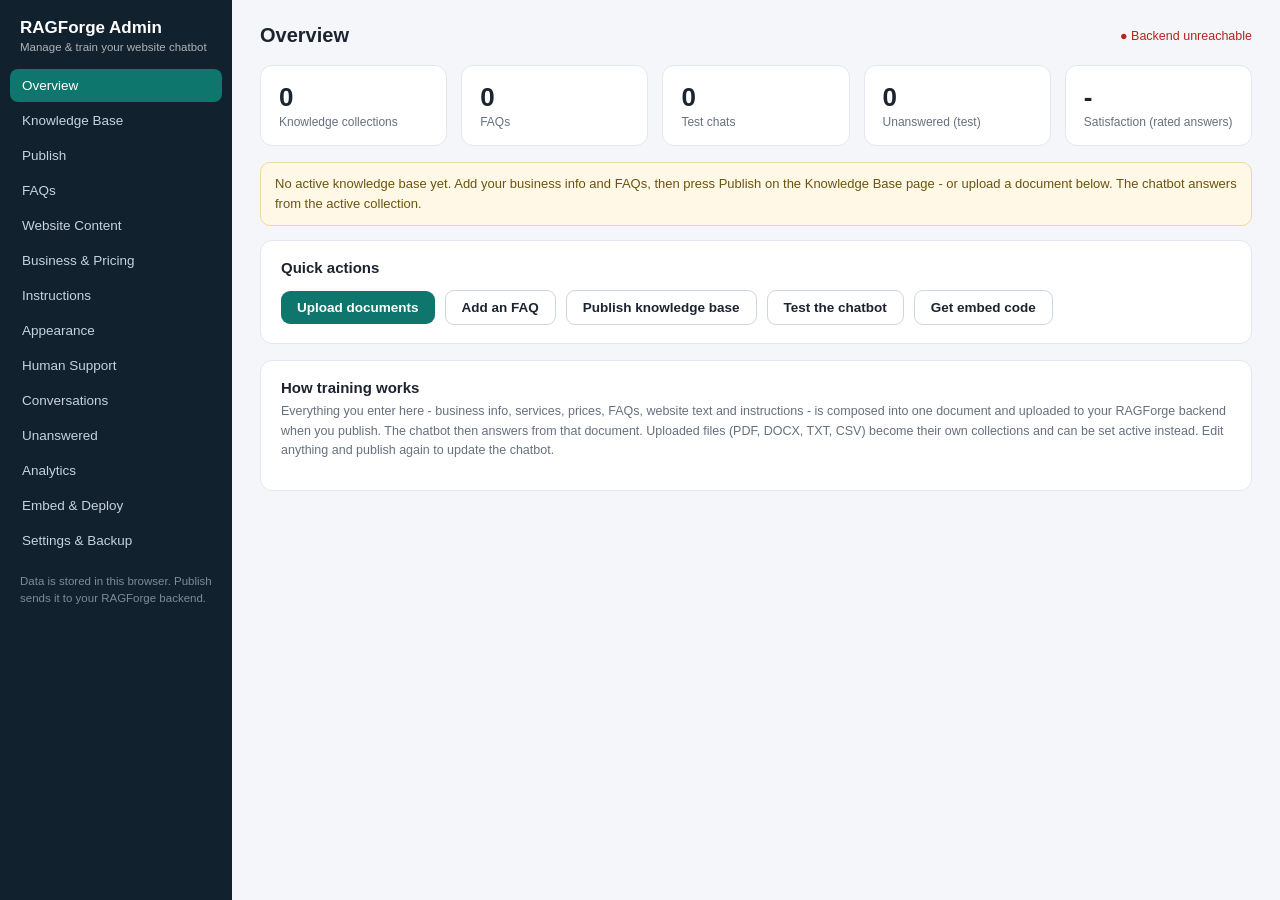
<file: frontend/admin.html>
<!DOCTYPE html>
<html lang="en">
<head>
<meta charset="UTF-8">
<meta name="viewport" content="width=device-width, initial-scale=1.0">
<title>RAGForge Chatbot Admin</title>
<link rel="stylesheet" href="admin.css">
</head>
<body>
<div class="layout">
  <aside class="sidebar">
    <div class="logo">
      <h1>RAGForge Admin</h1>
      <p>Manage &amp; train your website chatbot</p>
    </div>
    <nav class="nav">
<button data-nav="overview">Overview</button>
<button data-nav="kb">Knowledge Base</button>
<button data-nav="publish">Publish</button>
<button data-nav="faqs">FAQs</button>
<button data-nav="urls">Website Content</button>
<button data-nav="business">Business & Pricing</button>
<button data-nav="instructions">Instructions</button>
<button data-nav="appearance">Appearance</button>
<button data-nav="support">Human Support</button>
<button data-nav="chat">Conversations</button>
<button data-nav="unanswered">Unanswered <span class="badge" id="unansweredBadge" style="display:none">0</span></button>
<button data-nav="analytics">Analytics</button>
<button data-nav="embed">Embed & Deploy</button>
<button data-nav="settings">Settings & Backup</button>
    </nav>
    <div class="side-foot">Data is stored in this browser. Publish sends it to your RAGForge backend.</div>
  </aside>
  <main class="main">
    <div class="topbar">
      <h2 id="pageTitle">Overview</h2>
      <span class="status-dot" id="backendStatus">● Checking backend...</span>
    </div>
    <div id="pageRoot"></div>
  </main>
</div>
<script src="admin.js" defer></script>
</body>
</html>
</file>
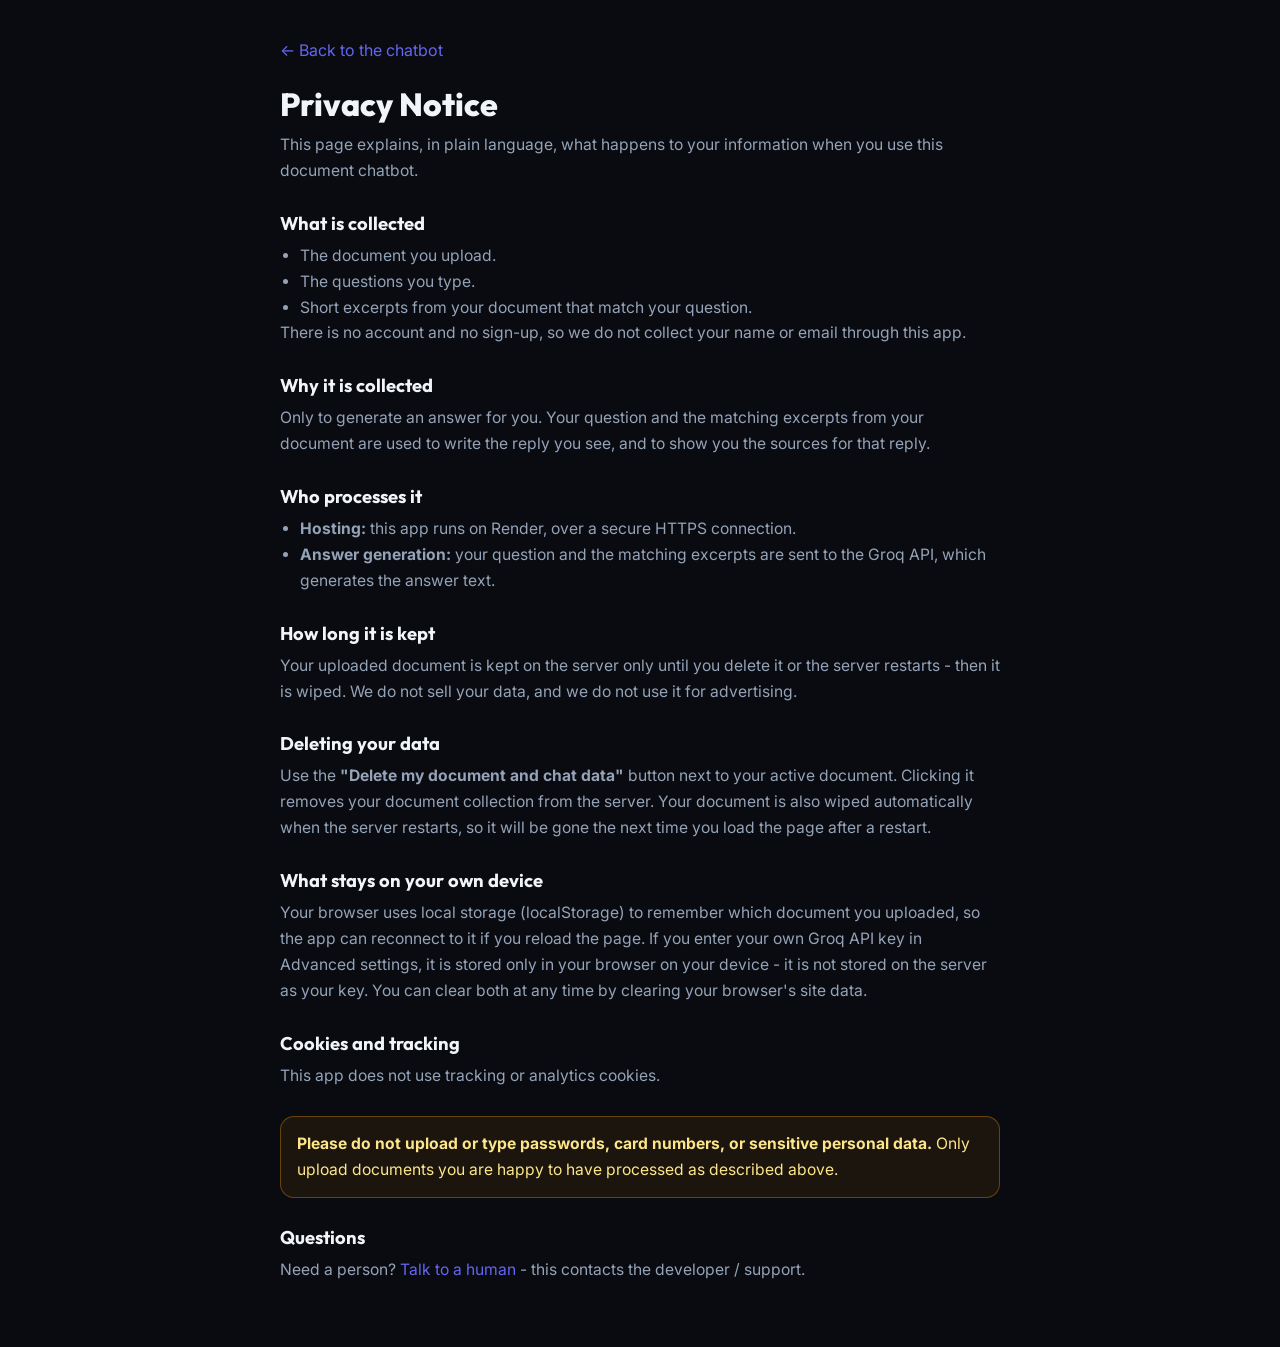
<file: frontend/privacy.html>
<!DOCTYPE html>
<html lang="en">
<head>
    <meta charset="UTF-8">
    <meta name="viewport" content="width=device-width, initial-scale=1.0">
    <title>Privacy Notice - Chat With Your Documents</title>
    <link rel="preconnect" href="https://fonts.googleapis.com">
    <link rel="preconnect" href="https://fonts.gstatic.com" crossorigin>
    <link href="https://fonts.googleapis.com/css2?family=Inter:wght@300;400;500;600;700&family=Outfit:wght@400;500;600;700;800&display=swap" rel="stylesheet">
    <link rel="stylesheet" href="style.css">
    <style>
        body { overflow: auto; height: auto; width: 100%; }
        .privacy-wrap { max-width: 760px; margin: 0 auto; padding: 40px 20px 64px; }
        .privacy-wrap h1 { font-family: var(--font-heading); font-size: 2rem; font-weight: 800; margin-bottom: 8px; }
        .privacy-wrap h2 { font-family: var(--font-heading); font-size: 1.15rem; font-weight: 700; margin: 28px 0 8px; }
        .privacy-wrap p, .privacy-wrap li { color: var(--color-text-muted); line-height: 1.65; font-size: 0.98rem; }
        .privacy-wrap ul { margin-left: 20px; }
        .privacy-wrap .back-link { display: inline-block; margin-bottom: 24px; }
        .privacy-warning { border: 1px solid rgba(245, 158, 11, 0.35); background: rgba(245, 158, 11, 0.07); border-radius: var(--radius-md); padding: 14px 16px; margin-top: 28px; }
        .privacy-warning p { color: #fde68a; }
    </style>
</head>
<body>
    <main class="privacy-wrap">
        <a class="back-link" href="/">&larr; Back to the chatbot</a>
        <h1>Privacy Notice</h1>
        <p>This page explains, in plain language, what happens to your information when you use this document chatbot.</p>

        <h2>What is collected</h2>
        <ul>
            <li>The document you upload.</li>
            <li>The questions you type.</li>
            <li>Short excerpts from your document that match your question.</li>
        </ul>
        <p>There is no account and no sign-up, so we do not collect your name or email through this app.</p>

        <h2>Why it is collected</h2>
        <p>Only to generate an answer for you. Your question and the matching excerpts from your document are used to write the reply you see, and to show you the sources for that reply.</p>

        <h2>Who processes it</h2>
        <ul>
            <li><strong>Hosting:</strong> this app runs on Render, over a secure HTTPS connection.</li>
            <li><strong>Answer generation:</strong> your question and the matching excerpts are sent to the Groq API, which generates the answer text.</li>
        </ul>

        <h2>How long it is kept</h2>
        <p>Your uploaded document is kept on the server only until you delete it or the server restarts - then it is wiped. We do not sell your data, and we do not use it for advertising.</p>

        <h2>Deleting your data</h2>
        <p>Use the <strong>"Delete my document and chat data"</strong> button next to your active document. Clicking it removes your document collection from the server. Your document is also wiped automatically when the server restarts, so it will be gone the next time you load the page after a restart.</p>

        <h2>What stays on your own device</h2>
        <p>Your browser uses local storage (localStorage) to remember which document you uploaded, so the app can reconnect to it if you reload the page. If you enter your own Groq API key in Advanced settings, it is stored only in your browser on your device - it is not stored on the server as your key. You can clear both at any time by clearing your browser's site data.</p>

        <h2>Cookies and tracking</h2>
        <p>This app does not use tracking or analytics cookies.</p>

        <div class="privacy-warning">
            <p><strong>Please do not upload or type passwords, card numbers, or sensitive personal data.</strong> Only upload documents you are happy to have processed as described above.</p>
        </div>

        <h2>Questions</h2>
        <p>Need a person? <a href="mailto:aminkhanazikhail@gmail.com">Talk to a human</a> - this contacts the developer / support.</p>
    </main>
</body>
</html>
</file>
<file: frontend/admin.css>
/* RAGForge Chatbot Admin Dashboard - styles */
:root {
  --ink: #1c2430;
  --muted: #66707f;
  --line: #e3e7ee;
  --bg: #f4f6f9;
  --panel: #ffffff;
  --brand: #0f766e;
  --brand-dark: #0b5a54;
  --sidebar: #12212e;
  --sidebar-ink: #c7d2de;
  --danger: #b3261e;
  --warn-bg: #fff8e6;
  --ok: #137333;
  --radius: 12px;
}
* { margin: 0; padding: 0; box-sizing: border-box; font-family: -apple-system, "Segoe UI", Roboto, Helvetica, Arial, sans-serif; }
body { background: var(--bg); color: var(--ink); }
a { color: var(--brand); }

/* ---------- layout ---------- */
.layout { display: flex; min-height: 100vh; }
.sidebar {
  width: 232px; flex: none; background: var(--sidebar); color: var(--sidebar-ink);
  padding: 18px 0; position: sticky; top: 0; height: 100vh; overflow-y: auto;
}
.sidebar .logo { padding: 0 20px 16px; color: #fff; }
.sidebar .logo h1 { font-size: 17px; }
.sidebar .logo p { font-size: 11.5px; opacity: .65; margin-top: 3px; }
.nav { display: flex; flex-direction: column; gap: 2px; padding: 0 10px; }
.nav button {
  text-align: left; background: none; border: none; color: var(--sidebar-ink);
  padding: 9px 12px; border-radius: 8px; font-size: 13.5px; cursor: pointer; width: 100%;
}
.nav button:hover { background: rgba(255,255,255,.07); color: #fff; }
.nav button.active { background: var(--brand); color: #fff; }
.nav .badge { float: right; background: #d93025; color: #fff; font-size: 10.5px; border-radius: 9px; padding: 1px 7px; }
.sidebar .side-foot { padding: 16px 20px 0; font-size: 11.5px; opacity: .6; line-height: 1.5; }
.main { flex: 1; min-width: 0; padding: 24px 28px 60px; }
.topbar { display: flex; align-items: center; gap: 14px; flex-wrap: wrap; margin-bottom: 18px; }
.topbar h2 { font-size: 20px; flex: 1; }
.status-dot { font-size: 12.5px; color: var(--muted); }
.status-dot.ok { color: var(--ok); }
.status-dot.bad { color: var(--danger); }

/* ---------- generic ---------- */
section.page { display: none; }
section.page.active { display: block; }
.card { background: var(--panel); border: 1px solid var(--line); border-radius: var(--radius); padding: 18px 20px; margin-bottom: 16px; }
.card h3 { font-size: 15px; margin-bottom: 6px; }
.card .hint { font-size: 12.5px; color: var(--muted); line-height: 1.55; margin-bottom: 12px; }
.grid { display: grid; grid-template-columns: repeat(auto-fit, minmax(180px, 1fr)); gap: 14px; margin-bottom: 16px; }
.stat { background: var(--panel); border: 1px solid var(--line); border-radius: var(--radius); padding: 16px 18px; }
.stat .num { font-size: 26px; font-weight: 700; }
.stat .lbl { font-size: 12px; color: var(--muted); margin-top: 2px; }
label { display: block; font-size: 12.5px; font-weight: 600; margin: 12px 0 5px; }
label:first-child { margin-top: 0; }
input[type="text"], input[type="url"], input[type="email"], input[type="tel"], input[type="number"],
select, textarea {
  width: 100%; border: 1px solid #cfd6e1; border-radius: 9px; padding: 9px 11px;
  font-size: 13.5px; color: var(--ink); background: #fff; outline: none;
}
input:focus, select:focus, textarea:focus { border-color: var(--brand); }
textarea { resize: vertical; min-height: 74px; line-height: 1.5; }
.row2 { display: grid; grid-template-columns: 1fr 1fr; gap: 14px; }
.row3 { display: grid; grid-template-columns: 1fr 1fr 1fr; gap: 14px; }
.btn {
  background: var(--brand); color: #fff; border: none; border-radius: 9px;
  padding: 9px 16px; font-size: 13.5px; cursor: pointer; font-weight: 600;
}
.btn:hover { background: var(--brand-dark); }
.btn:disabled { opacity: .5; cursor: default; }
.btn.ghost { background: #fff; color: var(--ink); border: 1px solid #cfd6e1; }
.btn.ghost:hover { background: #eef1f5; }
.btn.danger { background: #fff; color: var(--danger); border: 1px solid #eec5c2; }
.btn.danger:hover { background: #fdf0f0; }
.btn.small { padding: 5px 10px; font-size: 12px; }
.btn-row { display: flex; gap: 10px; flex-wrap: wrap; margin-top: 14px; align-items: center; }
table { width: 100%; border-collapse: collapse; font-size: 13.5px; }
th { text-align: left; font-size: 11.5px; text-transform: uppercase; letter-spacing: .04em; color: var(--muted); padding: 8px 10px; border-bottom: 1px solid var(--line); }
td { padding: 9px 10px; border-bottom: 1px solid #eef1f5; vertical-align: top; }
tr:last-child td { border-bottom: none; }
td.actions, th.actions { white-space: nowrap; width: 1%; }
.search { max-width: 320px; margin-bottom: 12px; }
.empty { color: var(--muted); font-size: 13px; padding: 14px 4px; }
.notice { border-radius: 10px; padding: 11px 14px; font-size: 13px; line-height: 1.55; margin-bottom: 14px; }
.notice.warn { background: var(--warn-bg); border: 1px solid #ecd9a0; color: #6b5410; }
.notice.ok { background: #e9f6ee; border: 1px solid #bfe3cc; color: #14532d; }
.notice.err { background: #fdf0f0; border: 1px solid #f2c9c9; color: #7a1f1f; }
.pill { display: inline-block; font-size: 11px; font-weight: 700; border-radius: 8px; padding: 2px 8px; background: #e8f3f1; color: var(--brand-dark); }
.pill.grey { background: #eef1f5; color: var(--muted); }
.pill.red { background: #fbe9e7; color: var(--danger); }
pre.snippet {
  background: #0e1620; color: #d7e3f0; border-radius: 10px; padding: 14px 16px;
  font-size: 12px; line-height: 1.6; overflow-x: auto; white-space: pre-wrap; word-break: break-all;
}
.switch { display: flex; align-items: center; gap: 9px; font-size: 13.5px; font-weight: 500; margin-top: 12px; cursor: pointer; }
.switch input { width: 16px; height: 16px; accent-color: var(--brand); }
input[type="color"] { width: 52px; height: 36px; border: 1px solid #cfd6e1; border-radius: 8px; padding: 2px; background: #fff; cursor: pointer; }

/* ---------- test chat ---------- */
.chatbox { border: 1px solid var(--line); border-radius: var(--radius); overflow: hidden; }
.chatlog { height: 340px; overflow-y: auto; padding: 14px; background: #f6f7f9; display: flex; flex-direction: column; gap: 9px; }
.chatlog .row { display: flex; }
.chatlog .row.user { justify-content: flex-end; }
.chatlog .bubble { max-width: 80%; padding: 9px 12px; border-radius: 13px; font-size: 13.5px; line-height: 1.5; }
.chatlog .row.user .bubble { background: var(--brand); color: #fff; }
.chatlog .row.assistant .bubble { background: #fff; border: 1px solid var(--line); }
.chatlog .bubble.unanswered { border-color: #eec5c2; background: #fdf6f6; }
.rate { margin-top: 6px; display: flex; gap: 6px; }
.rate button { border: 1px solid var(--line); background: #fff; border-radius: 7px; font-size: 11.5px; padding: 3px 9px; cursor: pointer; }
.rate button.picked { background: var(--brand); color: #fff; border-color: var(--brand); }
.chatbar { display: flex; gap: 8px; padding: 10px; background: #fff; border-top: 1px solid var(--line); }
.chatbar input { flex: 1; }
.typing { font-size: 12px; color: var(--muted); padding: 2px 4px; }

/* ---------- analytics bars ---------- */
.bar-row { display: flex; align-items: center; gap: 10px; font-size: 13px; margin-bottom: 8px; }
.bar-row .q { flex: 0 0 46%; white-space: nowrap; overflow: hidden; text-overflow: ellipsis; }
.bar-track { flex: 1; background: #eef1f5; border-radius: 6px; height: 10px; overflow: hidden; }
.bar-fill { height: 100%; background: var(--brand); }

/* ---------- widget preview ---------- */
.preview-wrap { background: #eef1f5; border-radius: var(--radius); padding: 22px; display: flex; justify-content: center; }
.preview-panel { width: 320px; max-width: 100%; background: #fff; border-radius: 14px; box-shadow: 0 12px 32px rgba(0,0,0,.18); overflow: hidden; }
.preview-head { color: #fff; padding: 12px 14px; }
.preview-head .t { font-weight: 700; font-size: 14px; }
.preview-head .s { font-size: 11.5px; opacity: .85; }
.preview-body { padding: 14px; background: #f6f7f9; min-height: 120px; }
.preview-msg { background: #fff; border: 1px solid var(--line); border-radius: 12px; padding: 9px 11px; font-size: 13px; line-height: 1.5; max-width: 85%; }
.preview-input { display: flex; gap: 8px; padding: 10px; border-top: 1px solid var(--line); background: #fff; }
.preview-input .fake { flex: 1; border: 1px solid #cfd6e1; border-radius: 9px; padding: 8px 10px; font-size: 12.5px; color: var(--muted); }
.preview-send { width: 36px; border-radius: 9px; color: #fff; display: flex; align-items: center; justify-content: center; font-size: 14px; }

@media (max-width: 860px) {
  .layout { flex-direction: column; }
  .sidebar { width: 100%; height: auto; position: static; }
  .nav { flex-direction: row; flex-wrap: wrap; }
  .main { padding: 18px 14px 50px; }
  .row2, .row3 { grid-template-columns: 1fr; }
}

/* Password gate lock screen */
.rf-lock-overlay { position: fixed; inset: 0; z-index: 9999; background: #0b1220; display: flex; align-items: center; justify-content: center; padding: 20px; }
.rf-lock-card { background: #ffffff; border-radius: 14px; padding: 28px 26px; max-width: 360px; width: 100%; box-shadow: 0 18px 50px rgba(0,0,0,.45); text-align: center; }
.rf-lock-card h2 { margin: 0 0 6px; font-size: 22px; color: #0b1220; }
.rf-lock-card p { margin: 0 0 14px; color: #475569; font-size: 14px; }
.rf-lock-card input { width: 100%; box-sizing: border-box; padding: 11px 12px; border: 1px solid #cbd5e1; border-radius: 9px; font-size: 15px; margin-bottom: 10px; }
.rf-lock-card button { width: 100%; padding: 11px 12px; border: none; border-radius: 9px; background: #0f766e; color: #fff; font-size: 15px; font-weight: 700; cursor: pointer; }
.rf-lock-card button:hover { filter: brightness(1.08); }
.rf-lock-err { color: #b91c1c !important; }
.rf-lock-msg { min-height: 18px; margin: 10px 0 0 !important; font-size: 13px !important; }
</file>
<file: frontend/style.css>
/* -------------------------------------------------------------
 * RAGForge Premium Dark Theme Design System
 * ------------------------------------------------------------- */

:root {
    --bg-base: #0a0b10;
    --bg-surface: #11131c;
    --bg-sidebar: #0e1017;
    --bg-card: rgba(22, 26, 41, 0.6);
    --bg-card-hover: rgba(29, 34, 54, 0.8);
    
    --border-color: rgba(255, 255, 255, 0.08);
    --border-color-active: rgba(99, 102, 241, 0.4);
    
    --color-primary: #6366f1;
    --color-secondary: #a855f7;
    --color-success: #10b981;
    --color-warning: #f59e0b;
    --color-danger: #ef4444;
    --color-text-main: #f1f5f9;
    --color-text-muted: #94a3b8;
    
    --gradient-primary: linear-gradient(135deg, var(--color-primary), var(--color-secondary));
    --gradient-glow: radial-gradient(circle, rgba(99, 102, 241, 0.15) 0%, rgba(0, 0, 0, 0) 70%);
    
    --font-heading: 'Outfit', -apple-system, BlinkMacSystemFont, "Segoe UI", Roboto, sans-serif;
    --font-body: 'Inter', -apple-system, BlinkMacSystemFont, "Segoe UI", Roboto, sans-serif;
    --font-code: 'Fira Code', monospace;
    
    --shadow-sm: 0 2px 8px rgba(0, 0, 0, 0.3);
    --shadow-md: 0 8px 24px rgba(0, 0, 0, 0.4);
    --shadow-lg: 0 16px 48px rgba(0, 0, 0, 0.5);
    
    --radius-sm: 8px;
    --radius-md: 14px;
    --radius-lg: 20px;
    --radius-full: 9999px;
    
    --transition-fast: 0.15s cubic-bezier(0.4, 0, 0.2, 1);
    --transition-normal: 0.25s cubic-bezier(0.4, 0, 0.2, 1);
}

/* --- Resets & Global --- */
* {
    margin: 0;
    padding: 0;
    box-sizing: border-box;
}

body {
    background-color: var(--bg-base);
    color: var(--color-text-main);
    font-family: var(--font-body);
    -webkit-font-smoothing: antialiased;
    overflow: hidden;
    height: 100vh;
    width: 100vw;
}

a {
    color: var(--color-primary);
    text-decoration: none;
    transition: var(--transition-fast);
}

a:hover {
    color: var(--color-secondary);
    text-decoration: underline;
}

button {
    font-family: inherit;
    cursor: pointer;
    border: none;
    background: none;
    outline: none;
}

/* --- Scrollbar Styling --- */
::-webkit-scrollbar {
    width: 6px;
    height: 6px;
}

::-webkit-scrollbar-track {
    background: transparent;
}

::-webkit-scrollbar-thumb {
    background: rgba(255, 255, 255, 0.1);
    border-radius: var(--radius-full);
}

::-webkit-scrollbar-thumb:hover {
    background: rgba(255, 255, 255, 0.25);
}

/* --- Layout --- */
.app-container {
    display: flex;
    width: 100%;
    height: 100vh;
    position: relative;
    overflow: hidden;
    background-image: var(--gradient-glow);
    background-position: top right;
    background-repeat: no-repeat;
}

/* --- Sidebar --- */
.sidebar {
    width: 320px;
    height: 100%;
    background-color: var(--bg-sidebar);
    border-right: 1px solid var(--border-color);
    display: flex;
    flex-direction: column;
    z-index: 10;
    transition: var(--transition-normal);
    flex-shrink: 0;
}

.brand {
    padding: 24px;
    display: flex;
    align-items: center;
    gap: 12px;
    position: relative;
    border-bottom: 1px solid var(--border-color);
}

.logo-glow {
    position: absolute;
    top: 50%;
    left: 24px;
    width: 32px;
    height: 32px;
    background: var(--gradient-primary);
    filter: blur(12px);
    opacity: 0.6;
    z-index: 1;
}

.brand-icon {
    width: 28px;
    height: 28px;
    color: var(--color-primary);
    z-index: 2;
    animation: float-slow 4s ease-in-out infinite;
}

.brand h1 {
    font-family: var(--font-heading);
    font-size: 1.5rem;
    font-weight: 800;
    color: var(--color-text-main);
    letter-spacing: -0.5px;
    z-index: 2;
}

.brand h1 span {
    background: var(--gradient-primary);
    -webkit-background-clip: text;
    -webkit-text-fill-color: transparent;
}

.sidebar-scroll {
    flex: 1;
    overflow-y: auto;
    padding: 24px;
    display: flex;
    flex-direction: column;
    gap: 28px;
}

.sidebar-section {
    display: flex;
    flex-direction: column;
    gap: 14px;
}

.section-title {
    font-family: var(--font-heading);
    font-size: 0.85rem;
    text-transform: uppercase;
    letter-spacing: 1px;
    color: var(--color-text-muted);
    font-weight: 700;
    display: flex;
    align-items: center;
    gap: 8px;
}

.section-title i {
    width: 14px;
    height: 14px;
}

/* --- Form elements in Sidebar --- */
.setting-group {
    display: flex;
    flex-direction: column;
    gap: 8px;
}

.setting-group label {
    font-size: 0.85rem;
    font-weight: 500;
    color: var(--color-text-main);
}

.input-with-icon {
    position: relative;
    display: flex;
    align-items: center;
    width: 100%;
}

.input-with-icon input {
    width: 100%;
    padding: 12px 40px 12px 38px;
    background-color: var(--bg-surface);
    border: 1px solid var(--border-color);
    border-radius: var(--radius-md);
    color: var(--color-text-main);
    font-family: var(--font-body);
    font-size: 0.9rem;
    transition: var(--transition-fast);
}

.input-with-icon input:focus {
    border-color: var(--color-primary);
    box-shadow: 0 0 0 3px rgba(99, 102, 241, 0.15);
    outline: none;
}

.field-icon {
    position: absolute;
    left: 12px;
    width: 16px;
    height: 16px;
    color: var(--color-text-muted);
    pointer-events: none;
}

.toggle-password {
    position: absolute;
    right: 12px;
    color: var(--color-text-muted);
    transition: var(--transition-fast);
}

.toggle-password:hover {
    color: var(--color-text-main);
}

.toggle-password i {
    width: 18px;
    height: 18px;
}

.helper-text {
    font-size: 0.75rem;
    color: var(--color-text-muted);
    line-height: 1.4;
}

/* Slider */
.slider-container {
    display: flex;
    align-items: center;
    gap: 12px;
}

.slider-container input[type="range"] {
    flex: 1;
    -webkit-appearance: none;
    appearance: none;
    height: 6px;
    border-radius: var(--radius-full);
    background: var(--border-color);
    outline: none;
}

.slider-container input[type="range"]::-webkit-slider-thumb {
    -webkit-appearance: none;
    appearance: none;
    width: 16px;
    height: 16px;
    border-radius: 50%;
    background: var(--color-primary);
    cursor: pointer;
    box-shadow: var(--shadow-sm);
    transition: var(--transition-fast);
}

.slider-container input[type="range"]::-webkit-slider-thumb:hover {
    background: var(--color-secondary);
    transform: scale(1.1);
}

.slider-container span {
    font-family: var(--font-heading);
    font-size: 0.95rem;
    font-weight: 700;
    min-width: 20px;
    text-align: right;
}

/* --- Dropzone --- */
.upload-dropzone {
    border: 2px dashed var(--border-color);
    border-radius: var(--radius-lg);
    padding: 24px 16px;
    text-align: center;
    background-color: var(--bg-card);
    transition: var(--transition-normal);
    cursor: pointer;
    display: flex;
    flex-direction: column;
    align-items: center;
}

.upload-dropzone:hover, .upload-dropzone.dragover {
    border-color: var(--color-primary);
    background-color: rgba(99, 102, 241, 0.05);
    box-shadow: 0 0 16px rgba(99, 102, 241, 0.1);
}

.upload-icon {
    width: 40px;
    height: 40px;
    color: var(--color-text-muted);
    margin-bottom: 12px;
    transition: var(--transition-normal);
}

.upload-dropzone:hover .upload-icon {
    color: var(--color-primary);
    transform: translateY(-2px);
}

.upload-text {
    font-weight: 500;
    font-size: 0.9rem;
    color: var(--color-text-main);
    margin-bottom: 4px;
}

.upload-subtext {
    font-size: 0.72rem;
    color: var(--color-text-muted);
    margin-bottom: 14px;
}

/* --- Buttons --- */
.btn {
    display: inline-flex;
    align-items: center;
    justify-content: center;
    gap: 8px;
    font-weight: 600;
    font-size: 0.9rem;
    padding: 10px 20px;
    border-radius: var(--radius-md);
    transition: var(--transition-fast);
    white-space: nowrap;
}

.btn-sm {
    padding: 6px 14px;
    font-size: 0.8rem;
    border-radius: var(--radius-sm);
}

.btn-primary {
    background: var(--gradient-primary);
    color: white;
    box-shadow: 0 4px 12px rgba(168, 85, 247, 0.2);
}

.btn-primary:hover {
    opacity: 0.95;
    transform: translateY(-1px);
    box-shadow: 0 6px 16px rgba(168, 85, 247, 0.3);
}

.btn-secondary {
    background-color: var(--bg-surface);
    color: var(--color-text-main);
    border: 1px solid var(--border-color);
}

.btn-secondary:hover {
    background-color: var(--border-color);
    border-color: var(--color-text-muted);
}

.btn-danger {
    background-color: rgba(239, 68, 68, 0.15);
    color: var(--color-danger);
    border: 1px solid rgba(239, 68, 68, 0.25);
}

.btn-danger:hover {
    background-color: var(--color-danger);
    color: white;
}

.btn-icon-only {
    padding: 0;
    width: 36px;
    height: 36px;
    border-radius: var(--radius-md);
    display: flex;
    align-items: center;
    justify-content: center;
}

.btn-circle {
    border-radius: 50%;
    width: 44px;
    height: 44px;
    padding: 0;
}

/* --- Progress Bar --- */
.upload-progress-container {
    display: flex;
    flex-direction: column;
    gap: 8px;
    padding: 12px 4px;
}

.progress-bar-wrapper {
    height: 4px;
    background-color: var(--border-color);
    border-radius: var(--radius-full);
    overflow: hidden;
}

.progress-bar-fill {
    height: 100%;
    width: 0;
    background: var(--gradient-primary);
    border-radius: var(--radius-full);
    transition: width 0.3s ease;
}

.progress-status {
    display: flex;
    justify-content: space-between;
    font-size: 0.75rem;
    color: var(--color-text-muted);
}

/* --- Active Doc Card --- */
.active-doc-card {
    background-color: var(--bg-card);
    border: 1px solid var(--border-color);
    border-radius: var(--radius-md);
    padding: 12px;
    display: flex;
    align-items: center;
    justify-content: space-between;
    gap: 12px;
    animation: scale-up 0.2s ease-out;
}

.doc-meta {
    display: flex;
    align-items: center;
    gap: 10px;
    overflow: hidden;
}

.doc-icon {
    color: var(--color-primary);
    width: 22px;
    height: 22px;
    flex-shrink: 0;
}

.doc-details {
    overflow: hidden;
}

.doc-title {
    font-size: 0.85rem;
    font-weight: 600;
    white-space: nowrap;
    text-overflow: ellipsis;
    overflow: hidden;
}

.doc-chunks {
    font-size: 0.72rem;
    color: var(--color-text-muted);
}

.sidebar-footer {
    padding: 16px 24px;
    border-top: 1px solid var(--border-color);
}

.status-indicator {
    display: flex;
    align-items: center;
    gap: 8px;
    font-size: 0.78rem;
    color: var(--color-text-muted);
}

.status-dot {
    width: 8px;
    height: 8px;
    border-radius: 50%;
}

.status-dot.green {
    background-color: var(--color-success);
    box-shadow: 0 0 8px var(--color-success);
    animation: pulse-glow 2s infinite;
}

/* --- Main Chat Area --- */
.chat-area {
    flex: 1;
    height: 100%;
    display: flex;
    flex-direction: column;
    background-color: var(--bg-base);
    position: relative;
}

.chat-header {
    height: 70px;
    border-bottom: 1px solid var(--border-color);
    padding: 0 24px;
    display: flex;
    align-items: center;
    gap: 16px;
    backdrop-filter: blur(12px);
    background-color: rgba(10, 11, 16, 0.7);
    z-index: 5;
}

.sidebar-toggle-btn {
    color: var(--color-text-main);
    display: none;
}

.sidebar-toggle-btn i {
    width: 24px;
    height: 24px;
}

.header-doc-status {
    display: flex;
    align-items: center;
    gap: 8px;
    font-size: 0.82rem;
    color: var(--color-text-muted);
    background-color: rgba(255, 255, 255, 0.03);
    padding: 8px 16px;
    border-radius: var(--radius-full);
    border: 1px solid var(--border-color);
    max-width: 80%;
    overflow: hidden;
    white-space: nowrap;
    text-overflow: ellipsis;
}

.status-info-icon {
    width: 14px;
    height: 14px;
    color: var(--color-primary);
    flex-shrink: 0;
}

/* --- Message Thread --- */
.chat-messages {
    flex: 1;
    overflow-y: auto;
    padding: 30px 24px;
    display: flex;
    flex-direction: column;
    gap: 28px;
    max-width: 900px;
    width: 100%;
    margin: 0 auto;
}

.welcome-screen {
    text-align: center;
    max-width: 580px;
    margin: auto;
    display: flex;
    flex-direction: column;
    align-items: center;
    justify-content: center;
    padding: 40px 20px;
}

.welcome-logo {
    width: 64px;
    height: 64px;
    border-radius: var(--radius-lg);
    background: var(--gradient-primary);
    display: flex;
    align-items: center;
    justify-content: center;
    margin-bottom: 24px;
    box-shadow: 0 8px 24px rgba(168, 85, 247, 0.3);
}

.welcome-logo i {
    width: 32px;
    height: 32px;
    color: white;
}

.welcome-screen h2 {
    font-family: var(--font-heading);
    font-size: 2.2rem;
    font-weight: 800;
    margin-bottom: 12px;
}

.welcome-lead {
    color: var(--color-text-muted);
    font-size: 1.05rem;
    line-height: 1.6;
    margin-bottom: 36px;
}

.features-grid {
    display: grid;
    grid-template-columns: repeat(3, 1fr);
    gap: 16px;
    width: 100%;
}

.feature-card {
    background-color: var(--bg-card);
    border: 1px solid var(--border-color);
    border-radius: var(--radius-md);
    padding: 20px 14px;
    text-align: center;
    transition: var(--transition-normal);
}

.feature-card:hover {
    border-color: var(--border-color-active);
    transform: translateY(-2px);
    background-color: var(--bg-card-hover);
}

.feature-icon {
    width: 24px;
    height: 24px;
    color: var(--color-primary);
    margin-bottom: 12px;
}

.feature-card h3 {
    font-family: var(--font-heading);
    font-size: 0.95rem;
    font-weight: 700;
    margin-bottom: 6px;
}

.feature-card p {
    font-size: 0.76rem;
    color: var(--color-text-muted);
    line-height: 1.4;
}

/* --- Message Bubbles --- */
.message-row {
    display: flex;
    gap: 16px;
    width: 100%;
    animation: fade-in-up 0.3s ease-out;
}

.message-row.user {
    justify-content: flex-end;
}

.message-avatar {
    width: 36px;
    height: 36px;
    border-radius: 50%;
    display: flex;
    align-items: center;
    justify-content: center;
    background-color: var(--bg-surface);
    border: 1px solid var(--border-color);
    flex-shrink: 0;
}

.message-avatar.assistant {
    background: var(--gradient-primary);
    color: white;
}

.message-avatar i {
    width: 18px;
    height: 18px;
}

.message-bubble {
    max-width: calc(100% - 100px);
    padding: 16px 20px;
    border-radius: var(--radius-lg);
    line-height: 1.6;
    font-size: 0.95rem;
    position: relative;
}

.message-row.assistant .message-bubble {
    background-color: var(--bg-card);
    border: 1px solid var(--border-color);
    border-top-left-radius: 4px;
}

.message-row.user .message-bubble {
    background-color: var(--color-primary);
    color: white;
    border-top-right-radius: 4px;
    box-shadow: 0 4px 12px rgba(99, 102, 241, 0.15);
}

.message-footer {
    display: flex;
    justify-content: space-between;
    align-items: center;
    margin-top: 10px;
    padding-top: 8px;
    border-top: 1px dashed rgba(255, 255, 255, 0.05);
    font-size: 0.72rem;
    color: var(--color-text-muted);
}

.message-row.user .message-footer {
    border-top: 1px dashed rgba(255, 255, 255, 0.15);
    color: rgba(255, 255, 255, 0.8);
}

.inspect-context-btn {
    display: inline-flex;
    align-items: center;
    gap: 4px;
    color: var(--color-primary);
    font-weight: 600;
    cursor: pointer;
    font-size: 0.72rem;
    transition: var(--transition-fast);
}

.message-row.user .inspect-context-btn {
    color: white;
}

.inspect-context-btn:hover {
    text-decoration: underline;
    opacity: 0.8;
}

/* --- Typing Indicator --- */
.typing-indicator {
    display: flex;
    gap: 4px;
    align-items: center;
    padding: 8px 4px;
}

.typing-dot {
    width: 6px;
    height: 6px;
    background-color: var(--color-text-muted);
    border-radius: 50%;
    animation: bounce 1.4s infinite ease-in-out;
}

.typing-dot:nth-child(1) { animation-delay: -0.32s; }
.typing-dot:nth-child(2) { animation-delay: -0.16s; }

/* Markdown Style Rendering */
.message-bubble h3 {
    margin-top: 12px;
    margin-bottom: 6px;
    font-family: var(--font-heading);
}

.message-bubble p {
    margin-bottom: 10px;
}

.message-bubble p:last-child {
    margin-bottom: 0;
}

.message-bubble ul, .message-bubble ol {
    margin-left: 20px;
    margin-bottom: 10px;
}

.message-bubble li {
    margin-bottom: 4px;
}

.message-bubble code {
    font-family: var(--font-code);
    background-color: rgba(0, 0, 0, 0.3);
    padding: 2px 6px;
    border-radius: 4px;
    font-size: 0.85rem;
}

.message-bubble pre {
    background-color: rgba(0, 0, 0, 0.4);
    padding: 14px;
    border-radius: var(--radius-sm);
    overflow-x: auto;
    margin: 12px 0;
    border: 1px solid var(--border-color);
}

.message-bubble pre code {
    background: none;
    padding: 0;
    border-radius: 0;
    font-size: 0.82rem;
}

/* --- Input Area --- */
.chat-input-container {
    padding: 24px;
    max-width: 900px;
    width: 100%;
    margin: 0 auto;
    background-color: transparent;
}

.input-wrapper {
    position: relative;
    display: flex;
    align-items: flex-end;
    background-color: var(--bg-surface);
    border: 1px solid var(--border-color);
    border-radius: var(--radius-lg);
    padding: 10px 14px;
    transition: var(--transition-normal);
}

.input-wrapper:focus-within {
    border-color: var(--color-primary);
    box-shadow: 0 4px 20px rgba(99, 102, 241, 0.08);
}

.input-wrapper textarea {
    flex: 1;
    border: none;
    background: none;
    color: var(--color-text-main);
    font-family: var(--font-body);
    font-size: 0.95rem;
    resize: none;
    max-height: 200px;
    min-height: 24px;
    padding: 8px 12px 8px 4px;
    outline: none;
}

.input-wrapper textarea::placeholder {
    color: var(--color-text-muted);
}

.input-wrapper textarea:disabled {
    cursor: not-allowed;
}

#sendBtn {
    flex-shrink: 0;
}

#sendBtn:disabled {
    background: var(--border-color);
    color: var(--color-text-muted);
    box-shadow: none;
    cursor: not-allowed;
}

/* --- Context Drawer --- */
.context-drawer {
    position: fixed;
    top: 0;
    right: -420px;
    width: 420px;
    height: 100%;
    background-color: var(--bg-surface);
    border-left: 1px solid var(--border-color);
    box-shadow: var(--shadow-lg);
    z-index: 100;
    display: flex;
    flex-direction: column;
    transition: right 0.35s cubic-bezier(0.4, 0, 0.2, 1);
}

.context-drawer.open {
    right: 0;
}

.drawer-header {
    padding: 24px;
    border-bottom: 1px solid var(--border-color);
    display: flex;
    justify-content: space-between;
    align-items: center;
}

.drawer-header h3 {
    font-family: var(--font-heading);
    font-size: 1.15rem;
    font-weight: 700;
    display: flex;
    align-items: center;
    gap: 8px;
}

.drawer-header h3 i {
    color: var(--color-primary);
    width: 18px;
    height: 18px;
}

.btn-close {
    color: var(--color-text-muted);
    padding: 4px;
    border-radius: var(--radius-sm);
    transition: var(--transition-fast);
}

.btn-close:hover {
    color: var(--color-text-main);
    background-color: var(--border-color);
}

.btn-close i {
    width: 20px;
    height: 20px;
}

.drawer-content {
    flex: 1;
    overflow-y: auto;
    padding: 24px;
    display: flex;
    flex-direction: column;
    gap: 20px;
}

.chunk-card {
    background-color: var(--bg-card);
    border: 1px solid var(--border-color);
    border-radius: var(--radius-md);
    padding: 16px;
    display: flex;
    flex-direction: column;
    gap: 8px;
}

.chunk-index {
    font-family: var(--font-heading);
    font-size: 0.72rem;
    font-weight: 700;
    color: var(--color-primary);
    text-transform: uppercase;
    letter-spacing: 0.5px;
}

.chunk-text {
    font-size: 0.85rem;
    line-height: 1.5;
    color: var(--color-text-main);
    white-space: pre-wrap;
}

/* Overlay */
.drawer-overlay {
    position: fixed;
    top: 0;
    left: 0;
    width: 100%;
    height: 100%;
    background-color: rgba(0, 0, 0, 0.6);
    backdrop-filter: blur(4px);
    z-index: 99;
    opacity: 0;
    pointer-events: none;
    transition: opacity 0.3s ease;
}

.drawer-overlay.active {
    opacity: 1;
    pointer-events: auto;
}

/* --- Animations --- */
@keyframes pulse-glow {
    0% {
        box-shadow: 0 0 0 0 rgba(16, 185, 129, 0.4);
    }
    70% {
        box-shadow: 0 0 0 10px rgba(16, 185, 129, 0);
    }
    100% {
        box-shadow: 0 0 0 0 rgba(16, 185, 129, 0);
    }
}

@keyframes float-slow {
    0% {
        transform: translateY(0px) rotate(0deg);
    }
    50% {
        transform: translateY(-4px) rotate(5deg);
    }
    100% {
        transform: translateY(0px) rotate(0deg);
    }
}

@keyframes bounce {
    0%, 100% { transform: translateY(0); }
    50% { transform: translateY(-4px); }
}

@keyframes fade-in-up {
    from {
        opacity: 0;
        transform: translateY(12px);
    }
    to {
        opacity: 1;
        transform: translateY(0);
    }
}

@keyframes scale-up {
    from {
        opacity: 0;
        transform: scale(0.95);
    }
    to {
        opacity: 1;
        transform: scale(1);
    }
}

/* --- Mobile Responsiveness --- */
@media (max-width: 820px) {
    .sidebar {
        position: absolute;
        left: -320px;
        box-shadow: var(--shadow-lg);
    }
    
    .sidebar.open {
        left: 0;
    }
    
    .sidebar-toggle-btn {
        display: block;
    }
    
    .context-drawer {
        width: 100%;
        right: -100%;
    }
    
    .features-grid {
        grid-template-columns: 1fr;
    }
}

/* --- Mobile & overflow fixes (2026-11-13) ---
   Root cause of the phone overflow: the chat header's no-wrap status pill
   forced the whole chat column wider than the viewport, so the welcome
   text, feature cards and the chat bar all ran off the right edge. */
body {
    width: 100%;
    height: 100dvh;
}

.app-container {
    height: 100dvh;
}

.chat-area {
    min-width: 0;
}

.chat-messages {
    min-width: 0;
}

.header-doc-status {
    min-width: 0;
}

#headerDocText {
    overflow: hidden;
    text-overflow: ellipsis;
    white-space: nowrap;
}

.message-bubble {
    overflow-wrap: anywhere;
    min-width: 0;
}

.message-bubble pre {
    overflow-x: auto;
}

.sidebar-close-btn {
    display: none;
    margin-left: auto;
    width: 36px;
    height: 36px;
    align-items: center;
    justify-content: center;
    color: var(--color-text-muted);
    border-radius: var(--radius-md);
    flex-shrink: 0;
}

.sidebar-close-btn i {
    width: 20px;
    height: 20px;
}

@media (max-width: 820px) {
    .sidebar {
        position: fixed;
        top: 0;
        left: 0;
        width: min(320px, 86vw);
        height: 100dvh;
        transform: translateX(-105%);
        transition: transform 0.3s cubic-bezier(0.4, 0, 0.2, 1);
        box-shadow: var(--shadow-lg);
        z-index: 200;
    }

    .sidebar.open {
        transform: translateX(0);
    }

    .sidebar-close-btn {
        display: flex;
    }

    .context-drawer {
        z-index: 300;
    }

    .chat-header {
        height: 60px;
        padding: 0 12px;
        gap: 10px;
    }

    .header-doc-status {
        flex: 1;
    }

    .chat-messages {
        padding: 20px 14px;
    }

    .welcome-screen {
        padding: 24px 6px;
    }

    .welcome-screen h2 {
        font-size: 1.65rem;
    }

    .welcome-lead {
        font-size: 0.95rem;
        margin-bottom: 24px;
    }

    .chat-input-container {
        padding: 12px;
    }

    .input-wrapper textarea {
        font-size: 16px;
    }

    .message-bubble {
        max-width: calc(100% - 52px);
        padding: 12px 14px;
    }
}

/* --- UI polish (2026-11-13) --- */
::selection {
    background: rgba(99, 102, 241, 0.45);
    color: #ffffff;
}

button:focus-visible, a:focus-visible, input:focus-visible, textarea:focus-visible {
    outline: 2px solid rgba(99, 102, 241, 0.7);
    outline-offset: 2px;
}

/* Server Groq key status badge */
.api-status {
    display: flex;
    align-items: flex-start;
    gap: 8px;
    font-size: 0.78rem;
    line-height: 1.45;
    color: #a7f3d0;
    background: rgba(16, 185, 129, 0.08);
    border: 1px solid rgba(16, 185, 129, 0.28);
    border-radius: 10px;
    padding: 8px 10px;
}
.api-status[hidden] { display: none; }
.api-status-dot {
    flex-shrink: 0;
    width: 8px;
    height: 8px;
    margin-top: 4px;
    border-radius: 50%;
    background: var(--color-success);
    animation: pulse-glow 2s ease-in-out infinite;
}

/* Header: glassy, calmer */
.chat-header {
    background: rgba(14, 16, 23, 0.72);
    backdrop-filter: blur(12px);
    -webkit-backdrop-filter: blur(12px);
}
.header-doc-status {
    background: rgba(255, 255, 255, 0.04);
    border: 1px solid var(--border-color);
    border-radius: var(--radius-full);
    padding: 7px 14px;
    font-size: 0.83rem;
}
.sidebar-toggle-btn {
    border: 1px solid transparent;
    border-radius: 10px;
    transition: var(--transition-fast);
}
.sidebar-toggle-btn:hover {
    background: rgba(255, 255, 255, 0.06);
    border-color: var(--border-color);
}

/* Welcome screen */
.welcome-logo {
    background: var(--gradient-primary);
    border-radius: 22px;
    box-shadow: 0 12px 32px rgba(99, 102, 241, 0.35);
    animation: float-slow 5s ease-in-out infinite;
}
.welcome-logo i {
    color: #ffffff;
}
.welcome-screen h2 {
    background: linear-gradient(120deg, #f1f5f9 30%, #a5b4fc 70%, #d8b4fe);
    -webkit-background-clip: text;
    background-clip: text;
    -webkit-text-fill-color: transparent;
    letter-spacing: -0.5px;
}
.welcome-lead {
    line-height: 1.65;
}
.feature-card {
    border: 1px solid var(--border-color);
    transition: transform var(--transition-normal), background-color var(--transition-normal), border-color var(--transition-normal), box-shadow var(--transition-normal);
}
.feature-card:hover {
    transform: translateY(-4px);
    border-color: var(--border-color-active);
    box-shadow: 0 14px 30px rgba(0, 0, 0, 0.35);
}
.feature-card .feature-icon {
    display: inline-flex;
    align-items: center;
    justify-content: center;
    width: 42px;
    height: 42px;
    border-radius: 12px;
    background: rgba(99, 102, 241, 0.14);
    color: #a5b4fc;
}

/* Buttons */
.btn-primary {
    background: var(--gradient-primary);
    box-shadow: 0 6px 18px rgba(99, 102, 241, 0.3);
    transition: var(--transition-fast);
}
.btn-primary:hover {
    filter: brightness(1.1);
    transform: translateY(-1px);
}
.btn-primary:active { transform: scale(0.98); }
.btn-primary:disabled {
    filter: grayscale(0.5);
    opacity: 0.55;
    transform: none;
    box-shadow: none;
}
.btn-secondary {
    transition: var(--transition-fast);
}
.btn-secondary:hover {
    border-color: var(--border-color-active);
    background: rgba(99, 102, 241, 0.1);
}

/* Messages */
.message-row {
    animation: fade-in-up 0.3s ease both;
}
.message-avatar {
    box-shadow: var(--shadow-sm);
}
.message-avatar.assistant {
    background: var(--gradient-primary);
    color: #ffffff;
}
.message-bubble {
    line-height: 1.6;
    box-shadow: var(--shadow-sm);
}
.message-row.assistant .message-bubble {
    border: 1px solid var(--border-color);
    border-bottom-left-radius: 6px;
}
.message-row.user .message-bubble {
    background: linear-gradient(135deg, #6366f1, #8b5cf6);
    border-bottom-right-radius: 6px;
}
.message-body p { line-height: 1.65; }
.message-bubble code {
    background: rgba(255, 255, 255, 0.09);
    border: 1px solid rgba(255, 255, 255, 0.06);
    border-radius: 6px;
    padding: 1px 5px;
}
.message-bubble pre {
    border: 1px solid var(--border-color);
    border-radius: 12px;
}
.inspect-context-btn {
    border: 1px solid var(--border-color);
    border-radius: var(--radius-full);
    padding: 4px 10px;
    transition: var(--transition-fast);
}
.inspect-context-btn:hover {
    border-color: var(--border-color-active);
    background: rgba(99, 102, 241, 0.12);
    color: var(--color-text-main);
}

/* Input area */
.chat-input-container {
    background: linear-gradient(to top, rgba(10, 11, 16, 0.95), rgba(10, 11, 16, 0.6));
}
.input-wrapper {
    border-radius: 18px;
    box-shadow: var(--shadow-md);
    transition: var(--transition-fast);
}
.input-wrapper:focus-within {
    box-shadow: 0 0 0 3px rgba(99, 102, 241, 0.18), var(--shadow-md);
}
.input-wrapper textarea {
    line-height: 1.5;
}

/* Sidebar details */
.section-title {
    font-size: 0.78rem;
    letter-spacing: 1.2px;
}
.upload-dropzone .upload-icon {
    display: inline-flex;
    align-items: center;
    justify-content: center;
    width: 46px;
    height: 46px;
    border-radius: 14px;
    background: rgba(99, 102, 241, 0.12);
    color: #a5b4fc;
    margin-bottom: 10px;
}
.upload-dropzone:hover { transform: translateY(-2px); }
.active-doc-card {
    border: 1px solid rgba(16, 185, 129, 0.25);
    background: rgba(16, 185, 129, 0.05);
    border-radius: var(--radius-md);
}
.status-dot.green {
    animation: pulse-glow 2s ease-in-out infinite;
}

/* Context drawer */
.context-drawer {
    box-shadow: -16px 0 48px rgba(0, 0, 0, 0.5);
}
.chunk-card {
    border: 1px solid var(--border-color);
    border-radius: 12px;
    background: rgba(255, 255, 255, 0.03);
}
.chunk-index {
    display: inline-block;
    font-size: 0.7rem;
    font-weight: 700;
    letter-spacing: 0.6px;
    text-transform: uppercase;
    color: #a5b4fc;
    background: rgba(99, 102, 241, 0.14);
    border-radius: var(--radius-full);
    padding: 3px 9px;
}
.chunk-text {
    line-height: 1.6;
    font-size: 0.86rem;
}

@media (prefers-reduced-motion: reduce) {
    .message-row, .welcome-logo, .brand-icon, .api-status-dot, .status-dot.green {
        animation: none;
    }
    .feature-card:hover, .upload-dropzone:hover, .btn-primary:hover {
        transform: none;
    }
}

/* --- Client product polish (2026-11-17) --- */
/* Advanced settings: collapsed by default, normal clients do not need it */
.advanced-settings {
    border: 1px solid var(--border-color);
    border-radius: var(--radius-md);
    background-color: var(--bg-card);
}
.advanced-summary {
    cursor: pointer;
    list-style: none;
    padding: 12px 14px;
    font-family: var(--font-heading);
    font-size: 0.85rem;
    font-weight: 700;
    color: var(--color-text-muted);
    display: flex;
    align-items: center;
    gap: 8px;
}
.advanced-summary::-webkit-details-marker { display: none; }
.advanced-summary::after {
    content: "+";
    margin-left: auto;
    font-size: 1rem;
    color: var(--color-text-muted);
}
.advanced-settings[open] .advanced-summary::after { content: "-"; }
.advanced-summary:hover { color: var(--color-text-main); }
.advanced-body {
    padding: 4px 14px 14px;
    display: flex;
    flex-direction: column;
    gap: 14px;
}

/* "No key needed" note near the upload area (shown when the server key is active) */
.no-key-note {
    display: flex;
    align-items: flex-start;
    gap: 8px;
    font-size: 0.78rem;
    line-height: 1.45;
    color: #a7f3d0;
}
.no-key-note[hidden] { display: none; }
.no-key-note .api-status-dot { margin-top: 4px; }

/* Welcome: bot disclosure, sample try-out, starter chips */
.bot-disclosure {
    font-size: 0.85rem;
    color: var(--color-text-muted);
    border: 1px solid var(--border-color);
    border-radius: var(--radius-full);
    padding: 7px 14px;
    margin-bottom: 28px;
    background: rgba(255, 255, 255, 0.03);
}
.sample-try {
    margin-top: 32px;
    width: 100%;
    border: 1px solid var(--border-color);
    border-radius: var(--radius-md);
    background-color: var(--bg-card);
    padding: 20px 16px;
    display: flex;
    flex-direction: column;
    align-items: center;
    gap: 10px;
}
.sample-try h3 {
    font-family: var(--font-heading);
    font-size: 1rem;
    font-weight: 700;
}
.sample-try p {
    font-size: 0.85rem;
    color: var(--color-text-muted);
    line-height: 1.5;
}
.sample-download-btn i {
    width: 14px;
    height: 14px;
}
.starter-label {
    margin-top: 6px;
    font-weight: 600;
    color: var(--color-text-main) !important;
}
.starter-chips {
    display: flex;
    flex-wrap: wrap;
    gap: 8px;
    justify-content: center;
}
.starter-chip {
    border: 1px solid var(--border-color);
    border-radius: var(--radius-full);
    padding: 7px 14px;
    font-size: 0.82rem;
    color: var(--color-text-main);
    background: rgba(255, 255, 255, 0.03);
    transition: var(--transition-fast);
}
.starter-chip:hover {
    border-color: var(--border-color-active);
    background: rgba(99, 102, 241, 0.12);
}
.human-help { margin-top: 6px; }

/* Active document: labelled delete button wraps under the doc name on narrow sidebars */
.active-doc-card { flex-wrap: wrap; }
.delete-btn {
    display: inline-flex;
    align-items: center;
    gap: 6px;
    white-space: normal;
    text-align: left;
    line-height: 1.3;
}
.delete-btn i {
    width: 14px;
    height: 14px;
    flex-shrink: 0;
}

/* Sidebar footer links (Privacy / Talk to a human) */
.footer-links {
    display: flex;
    gap: 8px;
    align-items: center;
    margin-top: 10px;
    font-size: 0.8rem;
    color: var(--color-text-muted);
}

/* Accuracy disclaimer under the chat input */
.disclaimer-text {
    margin-top: 10px;
    font-size: 0.72rem;
    line-height: 1.5;
    color: var(--color-text-muted);
    text-align: center;
}
</file>
